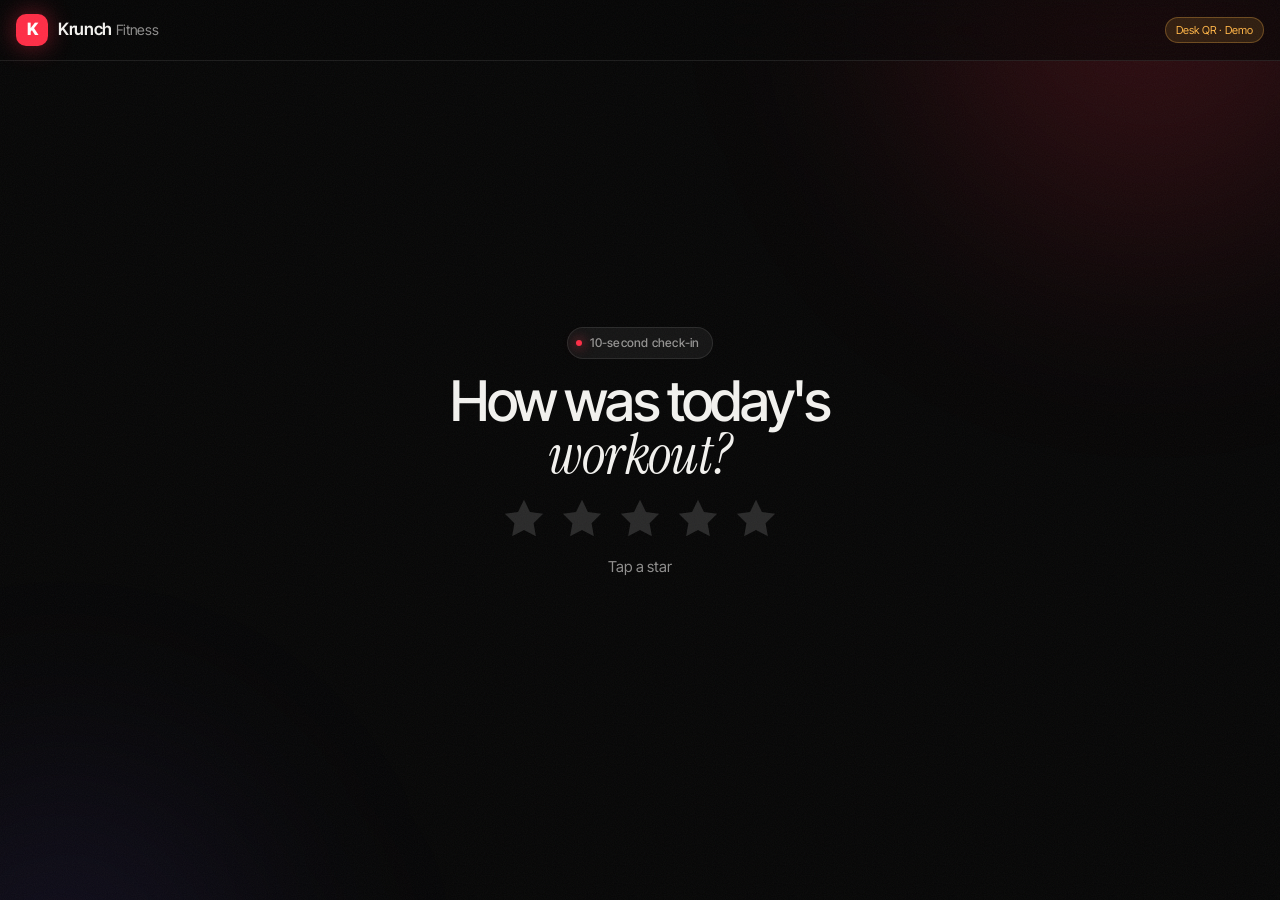
<file: feedback.html>
<!doctype html>
<html lang="en">
<head>
  <meta charset="utf-8">
  <meta name="viewport" content="width=device-width, initial-scale=1, viewport-fit=cover">
  <title>Krunch Feedback</title>
  <meta name="theme-color" content="#060606">
  <link rel="preconnect" href="https://fonts.googleapis.com">
  <link rel="preconnect" href="https://fonts.gstatic.com" crossorigin>
  <link href="https://fonts.googleapis.com/css2?family=Inter+Tight:wght@300;400;500;600;700&family=Instrument+Serif:ital@0;1&display=swap" rel="stylesheet">
  <link rel="stylesheet" href="assets/styles.css">
  <style>
    main { max-width: 520px; margin: 0 auto; padding: 28px 16px 60px; min-height: calc(100svh - 61px); display: flex; flex-direction: column; justify-content: center; }
    h1 { font-size: clamp(40px, 11vw, 56px); line-height: .95; letter-spacing: -0.05em; font-weight: 500; margin: 16px 0 10px; text-align: center; }
    .center { text-align: center; }
    .step { animation: in .7s var(--ease) both; }
    @keyframes in { from { opacity: 0; transform: translateY(18px); filter: blur(6px); } }
    .rating-label { height: 22px; margin: 10px 0 24px; color: var(--muted); font-size: 15px; text-align: center; transition: color .3s; }
    .more { overflow: hidden; max-height: 0; opacity: 0; transition: max-height .7s var(--ease), opacity .5s ease; }
    .more.open { max-height: 900px; opacity: 1; }
    .thanks-icon { width: 76px; height: 76px; border-radius: 50%; display: grid; place-items: center; margin: 0 auto; }
    .thanks-icon svg { width: 34px; height: 34px; }
    .google-btn { background: #fff; color: #111; border-color: #fff; }
    .google-btn:hover { background: #f1f1f1; }
    .callout { padding: 16px; border-radius: 16px; background: rgba(255,255,255,.04); border: 1px solid var(--line); font-size: 14px; color: rgba(255,255,255,.8); margin: 20px 0; text-align: left; }
  </style>
</head>
<body>
  <div class="ambient"></div>
  <header class="appbar">
    <a href="index.html" class="brand"><span class="brand-logo">K</span><span class="brand-name">Krunch <small>Fitness</small></span></a>
    <span class="demo-flag">Desk QR · Demo</span>
  </header>

  <main>
    <!-- Step 1 -->
    <section class="step" id="s1">
      <div class="center"><span class="kicker"><span class="dot"></span> 10-second check-in</span></div>
      <h1>How was today's <span class="serif">workout?</span></h1>
      <div class="stars" id="stars" role="radiogroup" aria-label="Rating"></div>
      <p class="rating-label" id="rating-label">Tap a star</p>

      <div class="more" id="more">
        <div class="field"><label>What stood out? <span class="faint">(optional)</span></label>
          <div class="choice-row" data-choice data-multi id="tags">
            <span class="choice">Cleanliness</span><span class="choice">Coaches</span><span class="choice">Equipment</span>
            <span class="choice">Crowd</span><span class="choice">Washroom</span><span class="choice">Staff</span><span class="choice">Music</span>
          </div>
        </div>
        <div class="field"><label for="msg">Anything the owner should know? <span class="faint">(optional)</span></label>
          <textarea class="input" id="msg" placeholder="Good or bad, the owner reads every one"></textarea>
        </div>
        <div class="field"><label for="phone">Want a call back? <span class="faint">(optional)</span></label>
          <input class="input" id="phone" inputmode="tel" placeholder="Your mobile number">
        </div>
        <button class="btn btn-light btn-block" id="send">Send feedback</button>
      </div>
    </section>

    <!-- Step 2 -->
    <section class="step hidden center" id="s2">
      <div class="thanks-icon" id="t-icon"></div>
      <h1 id="t-title"></h1>
      <p class="muted" id="t-body" style="margin:0 auto;max-width:380px"></p>
      <div class="callout" id="t-callout"></div>
      <!-- Same review button for every rating. Google's policy forbids only asking happy customers. -->
      <a class="btn google-btn btn-block" id="g-btn" target="_blank" rel="noopener"></a>
      <p class="tiny faint" style="margin:12px 0 26px">Reviews help other people in Saidabad find a good gym.</p>
      <a href="index.html" class="btn btn-sm">Back to Krunch</a>
    </section>
  </main>

  <script src="assets/config.js"></script>
  <script src="assets/store.js"></script>
  <script src="assets/ui.js"></script>
  <script>
    const { $, $$, icon, toast, choices, chosen } = UI;
    const labels = ["", "Not good", "Could be better", "It was okay", "Good session", "Loved it"];
    let rating = 0;

    $("#stars").innerHTML = [1, 2, 3, 4, 5].map((n) => `<button class="star-btn" data-n="${n}" role="radio" aria-label="${n} star${n > 1 ? "s" : ""}">${icon.star}</button>`).join("");
    $("#stars").addEventListener("click", (e) => {
      const b = e.target.closest(".star-btn"); if (!b) return;
      rating = +b.dataset.n;
      $$(".star-btn").forEach((s, i) => {
        s.classList.toggle("on", i < rating);
        s.animate([{ transform: "scale(1)" }, { transform: "scale(1.25)" }, { transform: "scale(1)" }], { duration: 380, delay: i * 40, easing: "cubic-bezier(.16,1,.3,1)" });
      });
      $("#rating-label").textContent = labels[rating];
      $("#rating-label").style.color = rating >= 4 ? "#ffc93c" : "var(--text)";
      $("#more").classList.add("open");
    });
    choices();

    $("#send").addEventListener("click", () => {
      if (!rating) { toast("Tap a star first"); return; }
      const phone = $("#phone").value.replace(/\D/g, "");
      const fb = Store.addFeedback({ kind: "feedback", rating, tags: chosen($("#tags")), message: $("#msg").value.trim(), phone, name: "" });
      showThanks(fb, phone);
    });

    function showThanks(fb, phone) {
      const happy = rating >= 4;
      $("#t-icon").style.background = happy ? "var(--ok-soft)" : "var(--accent-soft)";
      $("#t-icon").style.color = happy ? "var(--ok)" : "#ff7385";
      $("#t-icon").innerHTML = happy ? icon.star : icon.check;
      $("#t-title").innerHTML = happy ? `Thank you, <span class="serif">truly.</span>` : `Thanks for being <span class="serif">honest.</span>`;
      $("#t-body").textContent = happy
        ? "Glad you had a strong session. The team will be happy to hear it."
        : "This went straight to the owner. We read every note and fix what we can, fast.";
      $("#t-callout").innerHTML = phone
        ? `${icon.phone.replace("<svg", '<svg style="width:16px;height:16px;vertical-align:-3px;margin-right:6px"')} We'll call you on <b>${phone}</b> today.`
        : "Your feedback is private to the owner unless you choose to post a public review below.";
      $("#g-btn").innerHTML = `${icon.google} Review us on Google`;
      $("#g-btn").href = GYM.reviewUrl;
      $("#g-btn").onclick = () => Store.markReviewPrompted(fb.id);
      $("#s1").classList.add("hidden");
      $("#s2").classList.remove("hidden");
      scrollTo({ top: 0, behavior: "smooth" });
    }
  </script>
</body>
</html>
</file>
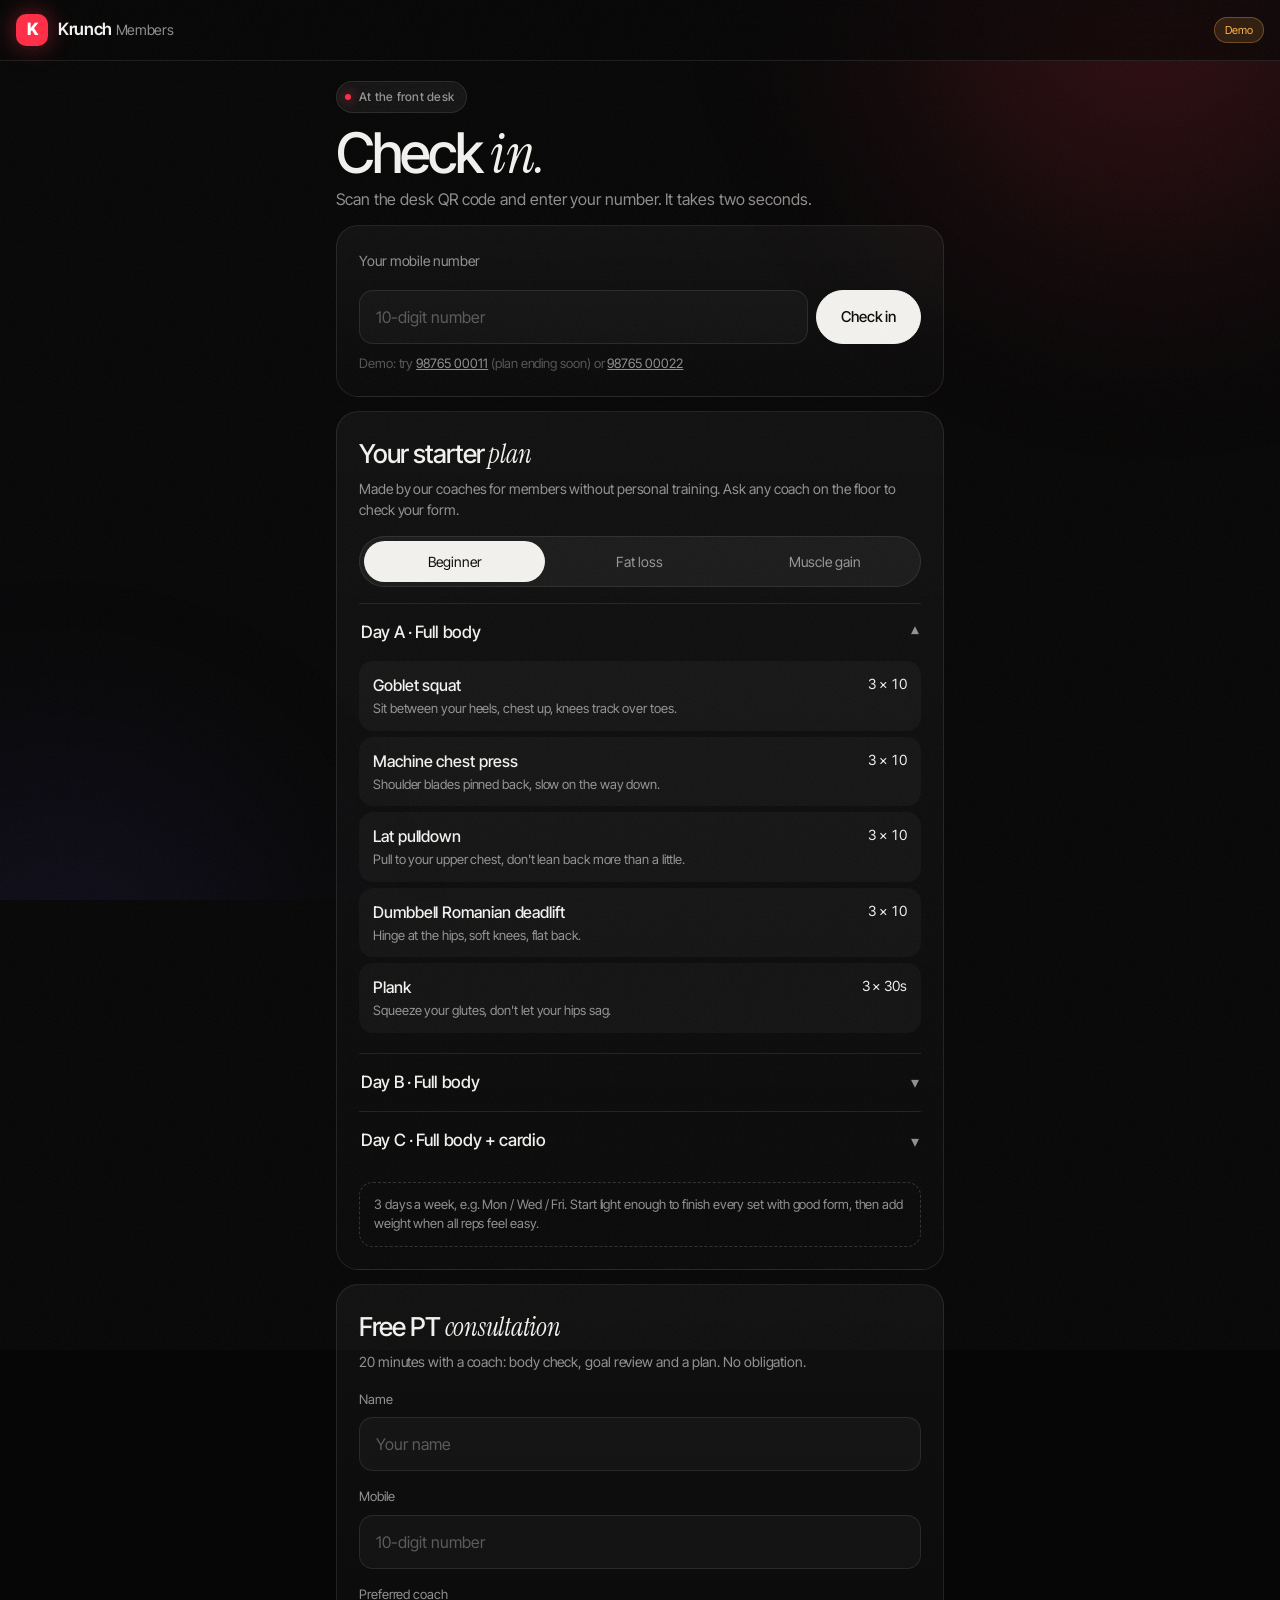
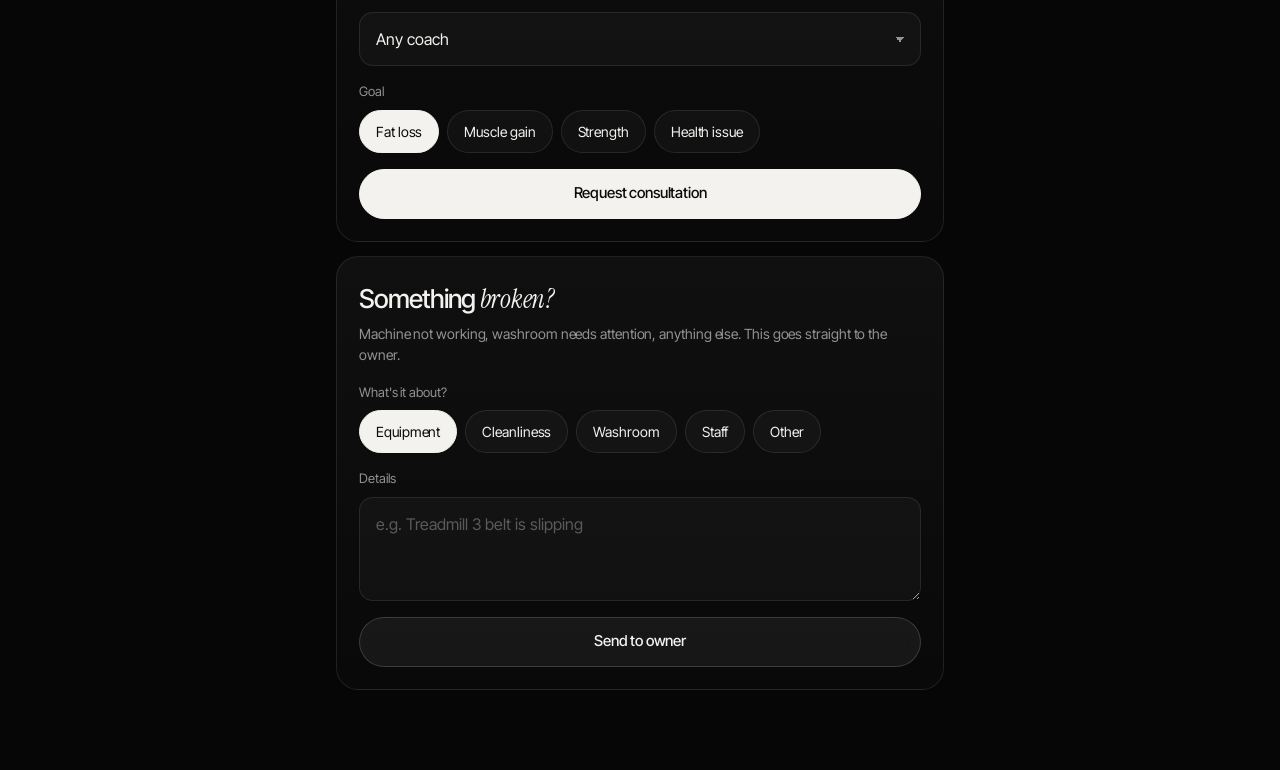
<file: member.html>
<!doctype html>
<html lang="en">
<head>
  <meta charset="utf-8">
  <meta name="viewport" content="width=device-width, initial-scale=1, viewport-fit=cover">
  <title>Krunch Member App</title>
  <meta name="theme-color" content="#060606">
  <link rel="preconnect" href="https://fonts.googleapis.com">
  <link rel="preconnect" href="https://fonts.gstatic.com" crossorigin>
  <link href="https://fonts.googleapis.com/css2?family=Inter+Tight:wght@300;400;500;600;700&family=Instrument+Serif:ital@0;1&display=swap" rel="stylesheet">
  <link rel="stylesheet" href="assets/styles.css">
  <style>
    main { max-width: 640px; margin: 0 auto; padding: 20px 16px 80px; display: grid; gap: 14px; }
    h1 { font-size: clamp(40px, 11vw, 56px); line-height: .95; letter-spacing: -0.05em; font-weight: 500; margin: 14px 0 6px; }
    h2 { font-size: 26px; letter-spacing: -0.04em; font-weight: 500; margin: 0 0 4px; }
    .sub { color: var(--muted); margin: 0; }

    /* Check-in */
    .checkin-row { display: grid; grid-template-columns: 1fr auto; gap: 8px; margin-top: 18px; }
    .hint { margin: 10px 0 0; font-size: 13px; color: var(--faint); }
    .hint button { background: none; border: 0; padding: 0; color: var(--muted); text-decoration: underline; cursor: pointer; font-size: 13px; }

    .welcome { display: grid; grid-template-columns: auto 1fr; gap: 18px; align-items: center; }
    .ring { width: 96px; height: 96px; position: relative; }
    .ring svg { width: 100%; height: 100%; transform: rotate(-90deg); }
    .ring circle { fill: none; stroke-width: 8; stroke-linecap: round; }
    .ring .bg { stroke: rgba(255,255,255,.08); }
    .ring .fg { stroke: var(--ok); transition: stroke-dashoffset 1.4s var(--ease); }
    .ring .lbl { position: absolute; inset: 0; display: grid; place-items: center; text-align: center; line-height: 1; }
    .ring .lbl b { font-size: 28px; letter-spacing: -0.04em; font-weight: 500; display: block; }
    .ring .lbl span { font-size: 11px; color: var(--muted); }
    .nudge { margin-top: 16px; padding: 16px; border-radius: 16px; background: var(--warn-soft); border: 1px solid rgba(255,181,71,.25); }
    .nudge b { color: var(--warn); font-weight: 600; }
    .stat-row { display: grid; grid-template-columns: repeat(3, 1fr); gap: 8px; margin-top: 16px; }
    .stat { padding: 14px; border-radius: 14px; background: rgba(255,255,255,.03); border: 1px solid var(--line); }
    .stat b { display: block; font-size: 22px; letter-spacing: -0.03em; font-weight: 500; }
    .stat span { font-size: 12px; color: var(--muted); }

    /* Plans */
    .seg { display: grid; grid-template-columns: repeat(3, 1fr); gap: 4px; padding: 4px; border-radius: 999px; background: rgba(255,255,255,.05); border: 1px solid var(--line); margin: 16px 0; }
    .seg button { border: 0; background: none; padding: 10px 6px; border-radius: 999px; font-size: 14px; color: var(--muted); cursor: pointer; transition: background .3s, color .3s; }
    .seg button.on { background: var(--text); color: #0a0a0a; }
    .day { border-top: 1px solid var(--line); }
    .day summary { list-style: none; display: flex; justify-content: space-between; align-items: center; padding: 16px 2px; cursor: pointer; }
    .day summary::-webkit-details-marker { display: none; }
    .day summary b { font-weight: 500; font-size: 17px; letter-spacing: -0.02em; }
    .day summary .chev { transition: transform .4s var(--ease); color: var(--muted); }
    .day[open] summary .chev { transform: rotate(180deg); }
    .ex { display: grid; grid-template-columns: 1fr auto; gap: 2px 12px; padding: 12px 14px; border-radius: 14px; background: rgba(255,255,255,.03); margin-bottom: 6px; }
    .ex b { font-weight: 500; }
    .ex .sets { font-variant-numeric: tabular-nums; color: var(--text); font-size: 14px; text-align: right; }
    .ex .cue { grid-column: 1 / -1; font-size: 13px; color: var(--muted); }
    .day .list { padding-bottom: 14px; }
    .note { font-size: 13px; color: var(--muted); padding: 12px 14px; border-radius: 14px; border: 1px dashed var(--line-2); margin-top: 12px; }

    .done { text-align: center; padding: 10px 0; }
    .done .tick { width: 60px; height: 60px; border-radius: 50%; background: var(--ok-soft); color: var(--ok); display: grid; place-items: center; margin: 0 auto 14px; }
    .done .tick svg { width: 28px; height: 28px; }
    select.input { appearance: none; -webkit-appearance: none; background-image: linear-gradient(45deg, transparent 50%, var(--muted) 50%), linear-gradient(135deg, var(--muted) 50%, transparent 50%); background-position: calc(100% - 20px) 50%, calc(100% - 15px) 50%; background-size: 5px 5px; background-repeat: no-repeat; }
  </style>
</head>
<body>
  <div class="ambient"></div>
  <header class="appbar">
    <a href="index.html" class="brand"><span class="brand-logo">K</span><span class="brand-name">Krunch <small>Members</small></span></a>
    <span class="demo-flag">Demo</span>
  </header>

  <main>
    <section class="reveal">
      <span class="kicker"><span class="dot"></span> At the front desk</span>
      <h1>Check <span class="serif">in.</span></h1>
      <p class="sub">Scan the desk QR code and enter your number. It takes two seconds.</p>
    </section>

    <!-- Check-in -->
    <section class="card reveal" id="checkin-card">
      <form id="checkin-form" novalidate>
        <label for="ci-phone" class="small muted">Your mobile number</label>
        <div class="checkin-row">
          <input class="input" id="ci-phone" inputmode="tel" placeholder="10-digit number" autocomplete="tel">
          <button class="btn btn-light" type="submit">Check in</button>
        </div>
        <p class="hint">Demo: try <button type="button" data-try="9876500011">98765 00011</button> (plan ending soon) or <button type="button" data-try="9876500022">98765 00022</button></p>
      </form>
      <div id="welcome" class="hidden"></div>
    </section>

    <!-- Workout plans -->
    <section class="card reveal" id="plans">
      <h2>Your starter <span class="serif">plan</span></h2>
      <p class="sub small">Made by our coaches for members without personal training. Ask any coach on the floor to check your form.</p>
      <div class="seg" id="seg">
        <button data-goal="beginner" class="on">Beginner</button>
        <button data-goal="fatloss">Fat loss</button>
        <button data-goal="muscle">Muscle gain</button>
      </div>
      <div id="plan-days"></div>
      <div class="note" id="plan-note"></div>
    </section>

    <!-- PT consultation -->
    <section class="card reveal" id="pt">
      <h2>Free PT <span class="serif">consultation</span></h2>
      <p class="sub small" style="margin-bottom:18px">20 minutes with a coach: body check, goal review and a plan. No obligation.</p>
      <form id="pt-form" novalidate>
        <div class="field"><label for="pt-name">Name</label><input class="input" id="pt-name" placeholder="Your name"></div>
        <div class="field"><label for="pt-phone">Mobile</label><input class="input" id="pt-phone" inputmode="tel" placeholder="10-digit number"></div>
        <div class="field"><label for="pt-coach">Preferred coach</label><select class="input" id="pt-coach"></select></div>
        <div class="field"><label>Goal</label>
          <div class="choice-row" data-choice id="pt-goal"><span class="choice on">Fat loss</span><span class="choice">Muscle gain</span><span class="choice">Strength</span><span class="choice">Health issue</span></div>
        </div>
        <button class="btn btn-light btn-block" type="submit">Request consultation</button>
      </form>
      <div class="done hidden" id="pt-done">
        <div class="tick" data-icon="check"></div>
        <h2>Request sent</h2>
        <p class="sub small">Your coach will reach out today to fix a time.</p>
      </div>
    </section>

    <!-- Report issue -->
    <section class="card reveal" id="issue">
      <h2>Something <span class="serif">broken?</span></h2>
      <p class="sub small" style="margin-bottom:18px">Machine not working, washroom needs attention, anything else. This goes straight to the owner.</p>
      <form id="issue-form" novalidate>
        <div class="field"><label>What's it about?</label>
          <div class="choice-row" data-choice id="is-tag"><span class="choice on">Equipment</span><span class="choice">Cleanliness</span><span class="choice">Washroom</span><span class="choice">Staff</span><span class="choice">Other</span></div>
        </div>
        <div class="field"><label for="is-msg">Details</label><textarea class="input" id="is-msg" placeholder="e.g. Treadmill 3 belt is slipping"></textarea></div>
        <button class="btn btn-block" type="submit">Send to owner</button>
      </form>
      <div class="done hidden" id="is-done">
        <div class="tick" data-icon="check"></div>
        <h2>Thanks, noted</h2>
        <p class="sub small">The owner has it. We'll fix it as fast as we can.</p>
      </div>
    </section>
  </main>

  <script src="assets/config.js"></script>
  <script src="assets/store.js"></script>
  <script src="assets/ui.js"></script>
  <script>
    const { $, $$, esc, rupees, dateShort, waLink, toast, reveal, choices, chosen, icon } = UI;
    $$("[data-icon]").forEach((el) => (el.innerHTML = icon[el.dataset.icon]));

    // ---------- Check-in ----------
    let current = null;
    $$("[data-try]").forEach((b) => b.addEventListener("click", () => { $("#ci-phone").value = b.dataset.try; $("#checkin-form").requestSubmit(); }));

    $("#checkin-form").addEventListener("submit", (e) => {
      e.preventDefault();
      const m = Store.findMemberByPhone($("#ci-phone").value);
      if (!m) { toast("Number not found. Ask the front desk to add you."); return; }
      const gap = Store.daysSince(m.lastVisit);
      Store.checkIn(m);
      current = m;
      renderWelcome(m, gap);
    });

    function renderWelcome(m, gap) {
      const plan = Store.planById(m.plan);
      const total = plan.months * 30;
      const left = Store.daysUntil(m.end);
      const pct = Math.max(0, Math.min(1, left / total));
      const C = 2 * Math.PI * 42;
      const first = m.name.split(" ")[0];
      const ringColor = left <= 0 ? "var(--accent)" : left <= 7 ? "var(--warn)" : "var(--ok)";
      let nudge = "";
      if (left <= 7) {
        const msg = `Hi, this is ${m.name} (${m.phone}). I'd like to renew my ${plan.name} plan.`;
        nudge = `<div class="nudge">
          <b>${left <= 0 ? "Your plan has ended." : `Your plan ends in ${left} day${left === 1 ? "" : "s"}.`}</b>
          <p class="small" style="margin:4px 0 12px;color:rgba(255,255,255,.75)">Renew now to keep your streak going. ${plan.name}: ${rupees(plan.price)}</p>
          <a class="btn btn-light btn-sm" target="_blank" rel="noopener" href="${waLink(GYM.whatsapp, msg)}">${icon.wa} Renew on WhatsApp</a>
        </div>`;
      }
      $("#welcome").innerHTML = `
        <div class="welcome">
          <div class="ring">
            <svg viewBox="0 0 100 100"><circle class="bg" cx="50" cy="50" r="42"/><circle class="fg" cx="50" cy="50" r="42" stroke-dasharray="${C}" stroke-dashoffset="${C}" style="stroke:${ringColor}"/></svg>
            <div class="lbl"><div><b>${Math.max(0, left)}</b><span>days left</span></div></div>
          </div>
          <div>
            <span class="tag tag-green">${icon.check.replace("<svg", '<svg style="width:12px;height:12px;vertical-align:-2px"')} Checked in</span>
            <h2 style="margin-top:8px">Welcome back, <span class="serif">${esc(first)}.</span></h2>
            <p class="sub small">${gap >= 7 ? `Good to see you after ${gap} days. Let's ease back in.` : "Have a strong session today."}</p>
          </div>
        </div>
        ${nudge}
        <div class="stat-row">
          <div class="stat"><b>${esc(plan.name)}</b><span>Plan</span></div>
          <div class="stat"><b>${dateShort(m.end)}</b><span>Valid till</span></div>
          <div class="stat"><b>${m.trainer ? esc(m.trainer.split(" ")[0]) : "Floor"}</b><span>Coach</span></div>
        </div>
        <button class="btn btn-sm" style="margin-top:14px" id="ci-again">Not you? Check in again</button>`;
      $("#checkin-form").classList.add("hidden");
      $("#welcome").classList.remove("hidden");
      requestAnimationFrame(() => requestAnimationFrame(() => {
        $("#welcome .fg").style.strokeDashoffset = C * (1 - pct);
      }));
      $("#ci-again").onclick = () => { $("#welcome").classList.add("hidden"); $("#checkin-form").classList.remove("hidden"); $("#ci-phone").value = ""; };
      $("#pt-name").value = m.name; $("#pt-phone").value = m.phone;
    }

    // ---------- Workout plans ----------
    const PLANS = {
      beginner: {
        note: "3 days a week, e.g. Mon / Wed / Fri. Start light enough to finish every set with good form, then add weight when all reps feel easy.",
        days: [
          { name: "Day A · Full body", ex: [
            ["Goblet squat", "3 × 10", "Sit between your heels, chest up, knees track over toes."],
            ["Machine chest press", "3 × 10", "Shoulder blades pinned back, slow on the way down."],
            ["Lat pulldown", "3 × 10", "Pull to your upper chest, don't lean back more than a little."],
            ["Dumbbell Romanian deadlift", "3 × 10", "Hinge at the hips, soft knees, flat back."],
            ["Plank", "3 × 30s", "Squeeze your glutes, don't let your hips sag."] ] },
          { name: "Day B · Full body", ex: [
            ["Leg press", "3 × 12", "Feet shoulder-width, don't lock your knees at the top."],
            ["Seated cable row", "3 × 12", "Chest tall, pull elbows past your ribs."],
            ["Dumbbell shoulder press", "3 × 10", "Ribs down, press straight up."],
            ["Glute bridge", "3 × 12", "Pause one second at the top."],
            ["Dead bug", "3 × 8 / side", "Lower back stays pressed into the floor."] ] },
          { name: "Day C · Full body + cardio", ex: [
            ["Walking lunge", "3 × 10 / leg", "Long step, back knee kisses the floor."],
            ["Incline dumbbell press", "3 × 10", "Bench at about 30°, control the weight."],
            ["Assisted pull-up", "3 × 8", "Full hang to chin over the bar."],
            ["Cable face pull", "3 × 12", "Pull to your eyes, elbows high."],
            ["Incline treadmill walk", "15 min", "Speed 5, incline 8–10. You should still be able to talk."] ] }
        ]
      },
      fatloss: {
        note: "4 days a week plus 8,000–10,000 steps daily. Strength keeps your muscle while you lose fat. Get some protein in every meal.",
        days: [
          { name: "Day 1 · Lower body + intervals", ex: [
            ["Back squat or leg press", "4 × 10", "Controlled down, drive up."],
            ["Romanian deadlift", "3 × 10", "Feel it in your hamstrings, not your back."],
            ["Walking lunge", "3 × 12 / leg", "Keep your torso upright."],
            ["Bike intervals", "8 rounds", "20 sec hard, 40 sec easy."] ] },
          { name: "Day 2 · Upper body + incline walk", ex: [
            ["Dumbbell bench press", "4 × 10", "Elbows at about 45°."],
            ["Lat pulldown", "4 × 10", "Squeeze your back at the bottom."],
            ["Seated dumbbell press", "3 × 12", ""],
            ["Cable row", "3 × 12", ""],
            ["Incline walk", "20 min", "Steady pace, incline 10."] ] },
          { name: "Day 3 · Full-body circuit", ex: [
            ["Kettlebell swing", "40 sec", "Snap the hips, arms just guide the bell."],
            ["Push-up", "40 sec", "Knees down is fine, keep the body straight."],
            ["Goblet squat", "40 sec", ""],
            ["Battle ropes", "40 sec", "Fast alternating waves."],
            ["Rest, then repeat", "4 rounds", "Rest 20 sec between moves, 90 sec between rounds."] ] },
          { name: "Day 4 · Conditioning", ex: [
            ["Rower", "5 × 500 m", "Rest 1 min between."],
            ["Farmer's carry", "4 × 30 m", "Heavy, tall posture."],
            ["Plank + side plank", "3 rounds", "30 sec each."] ] }
        ]
      },
      muscle: {
        note: "4 days a week, upper / lower split. Add a little weight or one rep each week. Sleep 7+ hours and eat in a slight surplus.",
        days: [
          { name: "Upper A", ex: [
            ["Barbell bench press", "4 × 6–8", "Feet planted, bar to mid-chest."],
            ["Barbell row", "4 × 8", "Flat back, pull to your belly button."],
            ["Seated dumbbell press", "3 × 10", ""],
            ["Lat pulldown", "3 × 10", ""],
            ["Curl + triceps pushdown", "3 × 12 each", "Superset, rest 60 sec."] ] },
          { name: "Lower A", ex: [
            ["Back squat", "4 × 6–8", "Brace hard before every rep."],
            ["Romanian deadlift", "3 × 8", ""],
            ["Leg press", "3 × 12", ""],
            ["Lying leg curl", "3 × 12", ""],
            ["Standing calf raise", "4 × 15", "Pause at the bottom stretch."] ] },
          { name: "Upper B", ex: [
            ["Incline dumbbell press", "4 × 8–10", ""],
            ["Pull-up / assisted", "4 × 6–10", ""],
            ["Cable fly", "3 × 12", ""],
            ["Chest-supported row", "3 × 10", ""],
            ["Lateral raise", "4 × 15", "Lead with your elbows, light weight."] ] },
          { name: "Lower B", ex: [
            ["Deadlift", "3 × 5", "Ask a coach to check your setup first."],
            ["Bulgarian split squat", "3 × 10 / leg", ""],
            ["Leg extension", "3 × 15", ""],
            ["Hip thrust", "3 × 10", ""],
            ["Hanging knee raise", "3 × 12", ""] ] }
        ]
      }
    };

    function renderPlan(goal) {
      const p = PLANS[goal];
      $("#plan-days").innerHTML = p.days.map((d, i) => `
        <details class="day" ${i === 0 ? "open" : ""}>
          <summary><b>${esc(d.name)}</b><span class="chev">▾</span></summary>
          <div class="list">${d.ex.map(([n, s, c]) => `<div class="ex"><b>${esc(n)}</b><span class="sets">${esc(s)}</span>${c ? `<span class="cue">${esc(c)}</span>` : ""}</div>`).join("")}</div>
        </details>`).join("");
      $("#plan-note").textContent = p.note;
    }
    $("#seg").addEventListener("click", (e) => {
      const b = e.target.closest("button"); if (!b) return;
      $$("#seg button").forEach((x) => x.classList.toggle("on", x === b));
      renderPlan(b.dataset.goal);
    });
    renderPlan("beginner");

    // ---------- PT consultation -> lead ----------
    $("#pt-coach").innerHTML = `<option>Any coach</option>` + GYM.trainers.map((t) => `<option>${esc(t.name)}</option>`).join("");
    choices();
    $("#pt-form").addEventListener("submit", (e) => {
      e.preventDefault();
      const name = $("#pt-name").value.trim(), phone = $("#pt-phone").value.replace(/\D/g, "");
      if (!name || phone.length < 10) { toast("Please add your name and a 10-digit number"); return; }
      Store.addLead({ name, phone, goal: chosen($("#pt-goal"))[0], coach: $("#pt-coach").value, source: "pt" });
      $("#pt-form").classList.add("hidden"); $("#pt-done").classList.remove("hidden");
    });

    // ---------- Issue -> owner inbox ----------
    $("#issue-form").addEventListener("submit", (e) => {
      e.preventDefault();
      const msg = $("#is-msg").value.trim();
      if (!msg) { toast("Tell us what's wrong"); $("#is-msg").focus(); return; }
      Store.addFeedback({ kind: "issue", rating: null, tags: chosen($("#is-tag")), message: msg, name: current?.name || "", phone: current?.phone || "" });
      $("#issue-form").classList.add("hidden"); $("#is-done").classList.remove("hidden");
    });

    reveal();
    if (location.hash === "#checkin") $("#ci-phone").focus();
  </script>
</body>
</html>
</file>
<file: assets/styles.css>
:root {
  --bg: #060606;
  --bg-2: #0d0d0e;
  --glass: rgba(255, 255, 255, 0.06);
  --glass-2: rgba(255, 255, 255, 0.1);
  --line: rgba(255, 255, 255, 0.09);
  --line-2: rgba(255, 255, 255, 0.16);
  --text: #f3f2ef;
  --muted: rgba(243, 242, 239, 0.58);
  --faint: rgba(243, 242, 239, 0.32);
  --accent: #ff2d46;
  --accent-soft: rgba(255, 45, 70, 0.14);
  --ok: #3ddc84;
  --ok-soft: rgba(61, 220, 132, 0.13);
  --warn: #ffb547;
  --warn-soft: rgba(255, 181, 71, 0.13);
  --radius: 22px;
  --sans: "Inter Tight", "Inter", system-ui, -apple-system, sans-serif;
  --serif: "Instrument Serif", Georgia, serif;
  --ease: cubic-bezier(.16, 1, .3, 1);
  --max: 1240px;
}

* { box-sizing: border-box; }
html { -webkit-text-size-adjust: 100%; }
body {
  margin: 0;
  background: var(--bg);
  color: var(--text);
  font-family: var(--sans);
  font-size: 16px;
  line-height: 1.5;
  letter-spacing: -0.005em;
  -webkit-font-smoothing: antialiased;
  overflow-x: hidden;
}
::selection { background: var(--accent); color: #fff; }
img, video { max-width: 100%; display: block; }
a { color: inherit; }
button, input, select, textarea { font: inherit; color: inherit; }

/* Film grain over everything — the cheap trick behind most "premium" dark sites */
body::after {
  content: "";
  position: fixed; inset: -50%;
  z-index: 999; pointer-events: none;
  opacity: .05;
  background-image: url("data:image/svg+xml,%3Csvg xmlns='http://www.w3.org/2000/svg' width='160' height='160'%3E%3Cfilter id='n'%3E%3CfeTurbulence type='fractalNoise' baseFrequency='.9' numOctaves='3' stitchTiles='stitch'/%3E%3C/filter%3E%3Crect width='100%25' height='100%25' filter='url(%23n)'/%3E%3C/svg%3E");
  animation: grain 1.2s steps(6) infinite;
}
@keyframes grain {
  0% { transform: translate(0, 0); } 20% { transform: translate(-3%, 2%); } 40% { transform: translate(2%, -3%); }
  60% { transform: translate(-2%, -1%); } 80% { transform: translate(3%, 3%); } 100% { transform: translate(0, 0); }
}
@media (prefers-reduced-motion: reduce) { body::after { animation: none; } }

.wrap { width: 100%; max-width: var(--max); margin: 0 auto; padding: 0 16px; }
@media (min-width: 760px) { .wrap { padding: 0 40px; } }

.serif { font-family: var(--serif); font-style: italic; font-weight: 400; letter-spacing: -0.01em; }
.muted { color: var(--muted); }
.faint { color: var(--faint); }
.small { font-size: 14px; }
.tiny { font-size: 12px; }

.kicker {
  display: inline-flex; align-items: center; gap: 8px;
  font-size: 12px; font-weight: 500; letter-spacing: .02em;
  color: var(--muted);
  padding: 6px 12px 6px 8px;
  border: 1px solid var(--line);
  border-radius: 999px;
  background: var(--glass);
  backdrop-filter: blur(10px); -webkit-backdrop-filter: blur(10px);
}
.kicker .dot { width: 6px; height: 6px; border-radius: 50%; background: var(--accent); box-shadow: 0 0 12px var(--accent); }

/* Buttons */
.btn {
  position: relative;
  display: inline-flex; align-items: center; justify-content: center; gap: 10px;
  min-height: 50px; padding: 0 24px;
  border-radius: 999px;
  border: 1px solid var(--line-2);
  background: var(--glass);
  backdrop-filter: blur(12px); -webkit-backdrop-filter: blur(12px);
  font-weight: 500; font-size: 15px; letter-spacing: -0.01em;
  text-decoration: none; cursor: pointer;
  transition: transform .4s var(--ease), background .3s ease, border-color .3s ease, color .3s ease;
  -webkit-tap-highlight-color: transparent;
  white-space: nowrap;
}
.btn:hover { background: var(--glass-2); }
.btn:active { transform: scale(.97); }
.btn-light { background: var(--text); color: #0a0a0a; border-color: var(--text); }
.btn-light:hover { background: #fff; }
.btn-accent { background: var(--accent); border-color: var(--accent); color: #fff; }
.btn-accent:hover { background: #ff4a60; }
.btn-ok { background: var(--ok); border-color: var(--ok); color: #03140a; }
.btn-sm { min-height: 40px; padding: 0 16px; font-size: 14px; }
.btn-block { width: 100%; }
.btn svg { width: 18px; height: 18px; flex: none; }
.btn .arrow { display: inline-flex; width: 26px; height: 26px; margin-right: -12px; border-radius: 50%; align-items: center; justify-content: center; background: #0a0a0a; color: #fff; transition: transform .4s var(--ease); }
.btn .arrow svg { width: 14px; height: 14px; }
.btn:hover .arrow { transform: translateX(3px) rotate(-45deg); }

/* Surfaces */
.card {
  background: linear-gradient(180deg, rgba(255,255,255,.045), rgba(255,255,255,.015));
  border: 1px solid var(--line);
  border-radius: var(--radius);
  padding: 22px;
}
.chip {
  display: inline-flex; align-items: center; gap: 8px;
  padding: 8px 14px;
  border-radius: 999px;
  border: 1px solid var(--line);
  background: var(--glass);
  backdrop-filter: blur(10px); -webkit-backdrop-filter: blur(10px);
  font-size: 13px; font-weight: 500;
  white-space: nowrap;
}
.tag { display: inline-block; padding: 4px 10px; border-radius: 999px; font-size: 11px; font-weight: 600; letter-spacing: .02em; }
.tag-red { background: var(--accent-soft); color: #ff7385; }
.tag-amber { background: var(--warn-soft); color: var(--warn); }
.tag-green { background: var(--ok-soft); color: var(--ok); }
.tag-grey { background: var(--glass); color: var(--muted); }

/* Forms */
.field { display: grid; gap: 8px; margin-bottom: 16px; }
.field > label { font-size: 13px; color: var(--muted); }
.input {
  width: 100%; min-height: 52px; padding: 14px 16px;
  border-radius: 14px;
  border: 1px solid var(--line);
  background: rgba(255,255,255,.03);
  outline: none;
  transition: border-color .25s ease, background .25s ease;
}
textarea.input { min-height: 104px; resize: vertical; }
.input::placeholder { color: var(--faint); }
.input:focus { border-color: var(--line-2); background: rgba(255,255,255,.06); }
.choice-row { display: flex; flex-wrap: wrap; gap: 8px; }
.choice {
  padding: 10px 16px; border-radius: 999px;
  border: 1px solid var(--line);
  background: rgba(255,255,255,.03);
  font-size: 14px; cursor: pointer; user-select: none;
  transition: background .25s ease, color .25s ease, border-color .25s ease;
}
.choice:hover { border-color: var(--line-2); }
.choice.on { background: var(--text); color: #0a0a0a; border-color: var(--text); }

/* Toast */
.toast {
  position: fixed; left: 50%; bottom: 24px; z-index: 1000;
  transform: translate(-50%, 140%);
  background: var(--text); color: #0a0a0a;
  padding: 13px 20px; border-radius: 999px;
  font-weight: 500; font-size: 14px;
  transition: transform .5s var(--ease);
  max-width: calc(100% - 32px); text-align: center;
}
.toast.show { transform: translate(-50%, 0); }
.has-tabbar .toast { bottom: 96px; }

/* Generic reveal used by the app pages (the landing page uses GSAP) */
.reveal { opacity: 0; transform: translateY(24px); filter: blur(6px); transition: opacity .9s var(--ease), transform .9s var(--ease), filter .9s var(--ease); }
.reveal.in { opacity: 1; transform: none; filter: none; }
@media (prefers-reduced-motion: reduce) { .reveal { opacity: 1; transform: none; filter: none; transition: none; } }

/* Brand */
.brand { display: inline-flex; align-items: center; gap: 10px; text-decoration: none; }
.brand-logo {
  width: 32px; height: 32px; border-radius: 10px;
  display: grid; place-items: center;
  background: var(--accent);
  font-weight: 800; font-size: 17px; color: #fff; letter-spacing: -0.04em;
  box-shadow: 0 0 24px rgba(255,45,70,.45);
}
.brand-name { font-weight: 600; font-size: 17px; letter-spacing: -0.02em; }
.brand-name small { font-weight: 400; color: var(--muted); }

/* App-style top bar (member / feedback / admin) */
.appbar {
  position: sticky; top: 0; z-index: 40;
  display: flex; align-items: center; justify-content: space-between; gap: 12px;
  padding: 14px 16px;
  background: rgba(6,6,6,.7);
  backdrop-filter: blur(18px) saturate(1.4); -webkit-backdrop-filter: blur(18px) saturate(1.4);
  border-bottom: 1px solid var(--line);
}

.demo-flag {
  font-size: 11px; color: var(--warn);
  border: 1px solid rgba(255,181,71,.3); background: var(--warn-soft);
  padding: 4px 10px; border-radius: 999px; white-space: nowrap;
}

/* Stars */
.stars { display: flex; gap: 4px; justify-content: center; }
.star-btn {
  width: 54px; height: 54px; border: none; background: none; padding: 4px; cursor: pointer;
  color: rgba(255,255,255,.14);
  transition: transform .3s var(--ease), color .2s ease;
}
.star-btn svg { width: 100%; height: 100%; }
.star-btn.on { color: #ffc93c; filter: drop-shadow(0 0 12px rgba(255,201,60,.45)); }
.star-btn:active { transform: scale(.85); }

.hidden { display: none !important; }

/* Ambient glow blobs used behind app pages */
.ambient { position: fixed; inset: 0; z-index: -1; pointer-events: none; overflow: hidden; }
.ambient::before, .ambient::after {
  content: ""; position: absolute; border-radius: 50%; filter: blur(90px);
}
.ambient::before { width: 60vmax; height: 60vmax; top: -30vmax; right: -20vmax; background: radial-gradient(circle, rgba(255,45,70,.22), transparent 65%); }
.ambient::after { width: 50vmax; height: 50vmax; bottom: -30vmax; left: -20vmax; background: radial-gradient(circle, rgba(120,90,255,.12), transparent 65%); }
</file>
